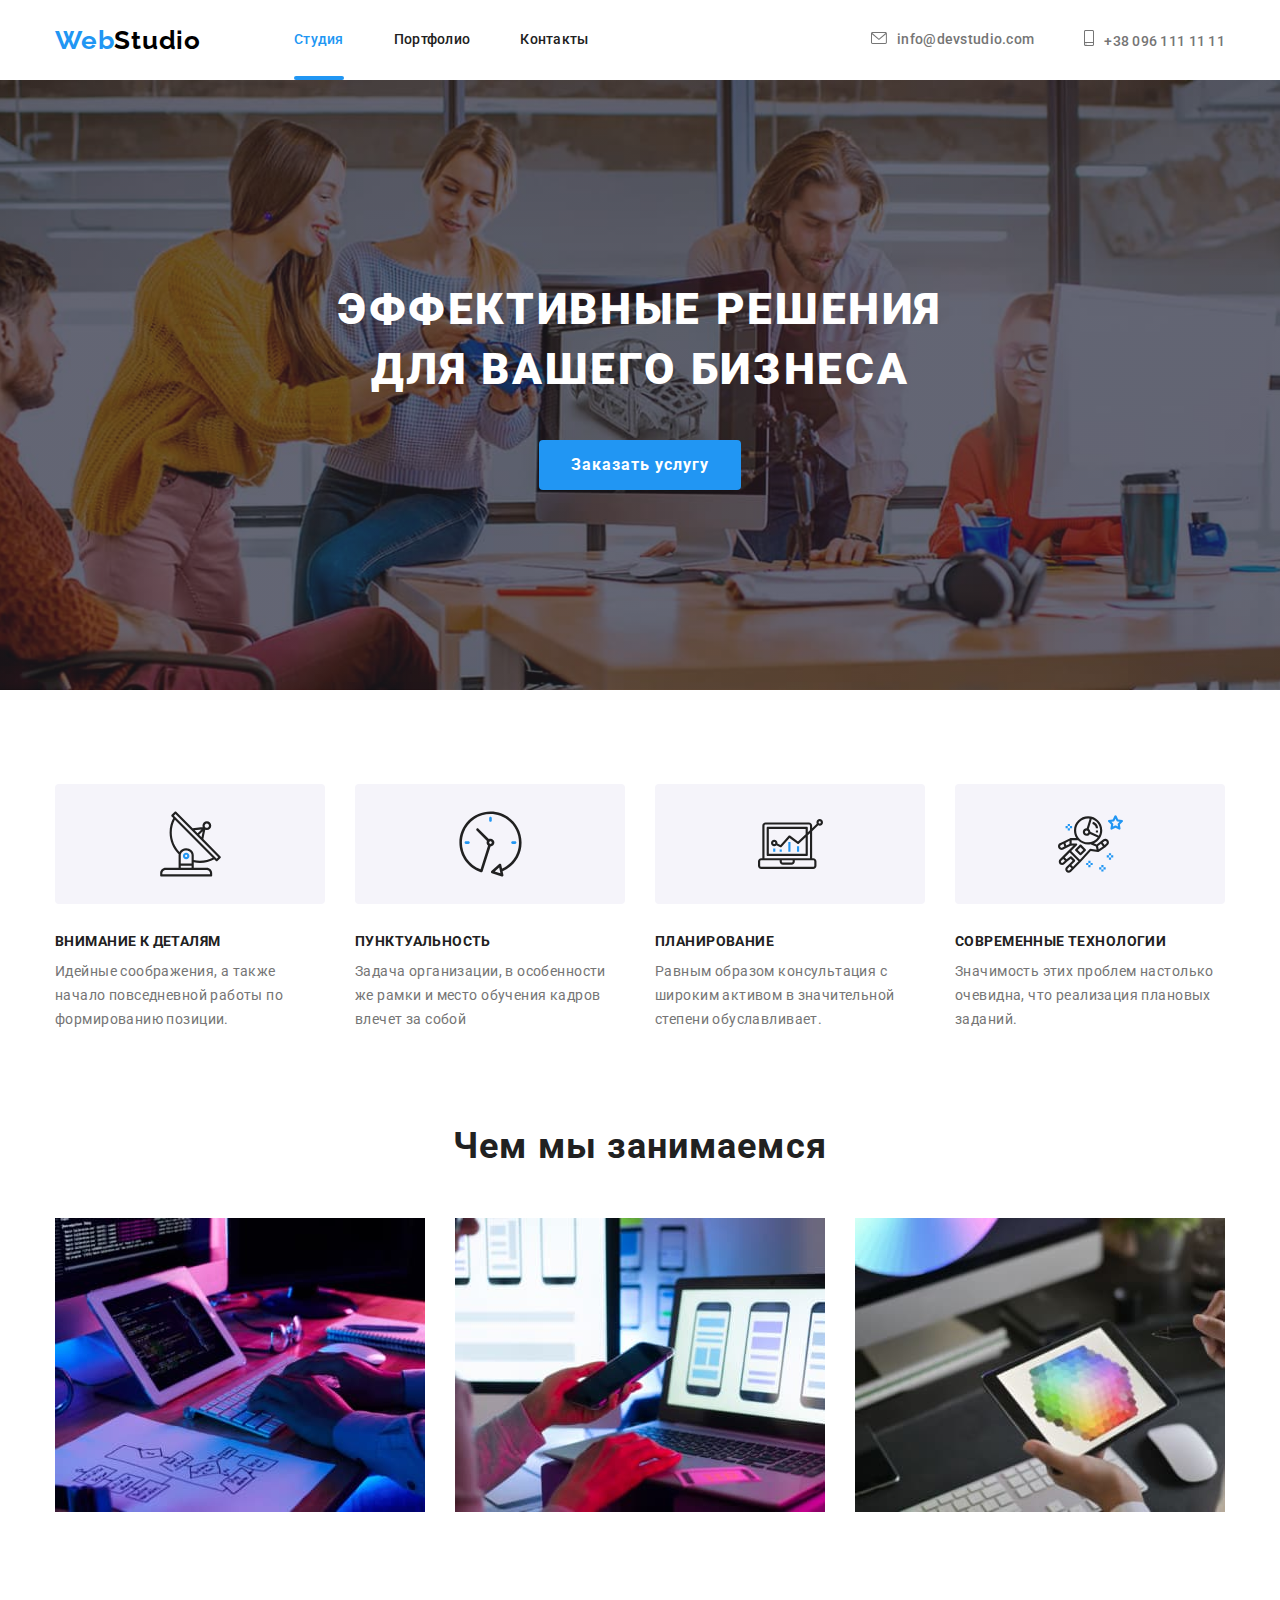
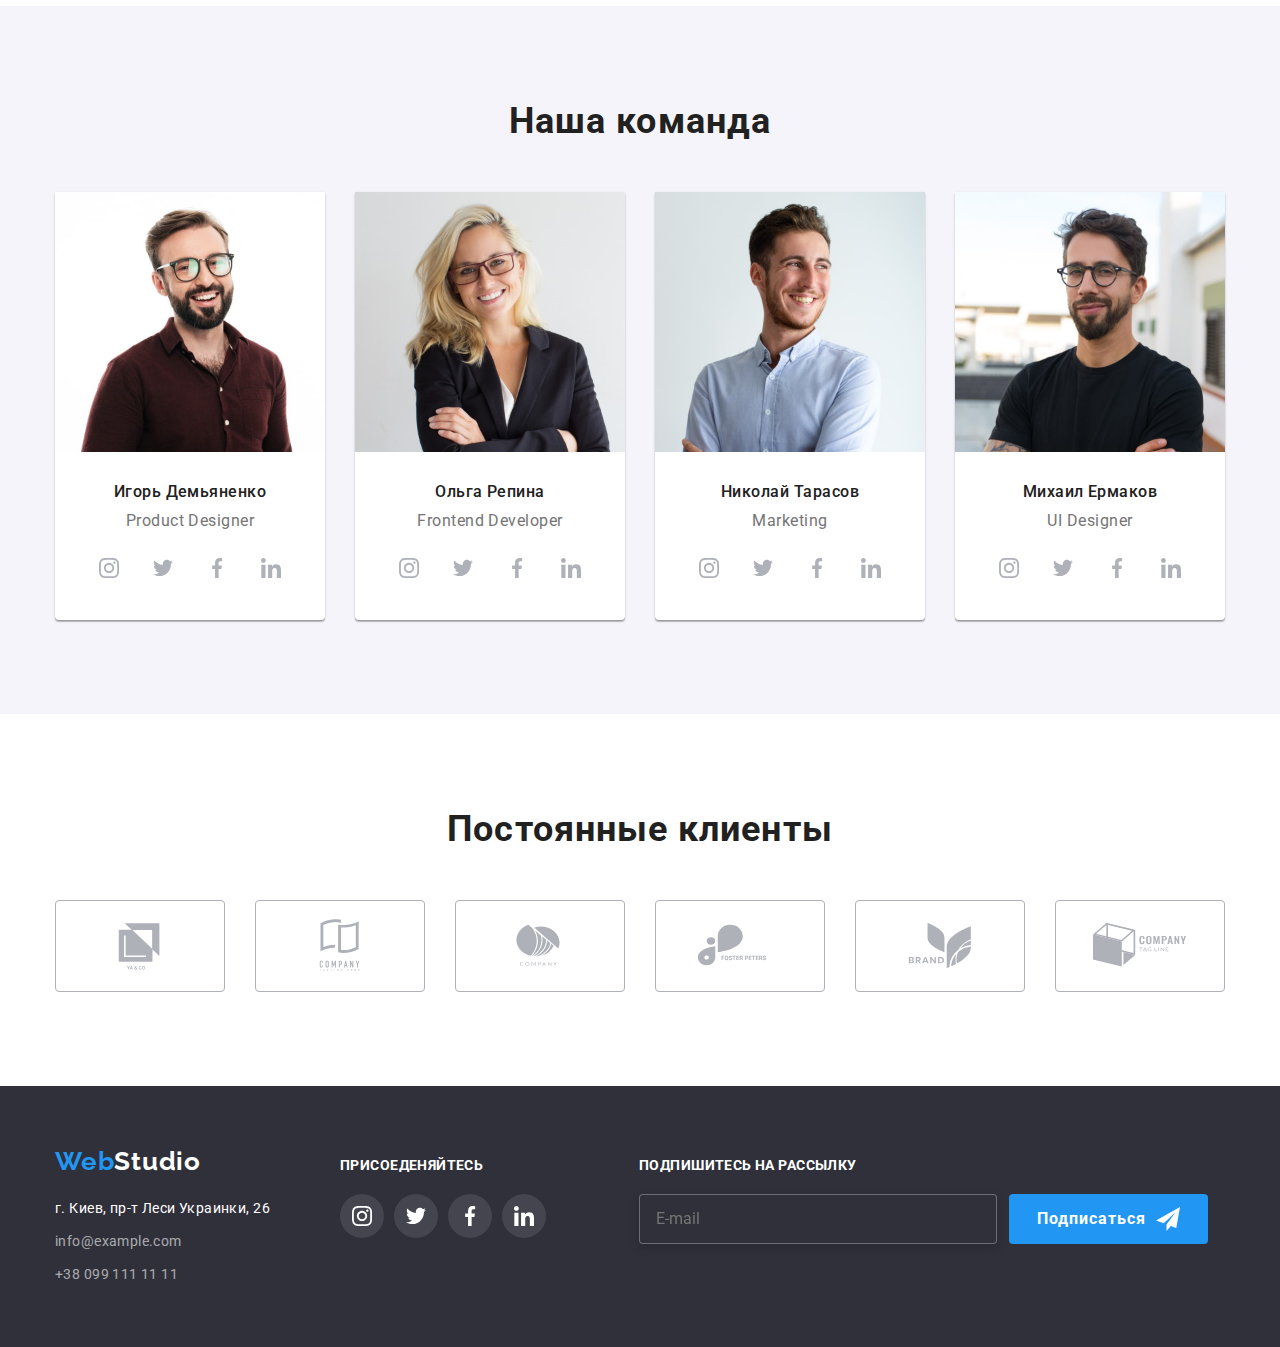
<file: index.html>
<!DOCTYPE html>
<html lang="ru">
  <head>
    <meta charset="UTF-8" />
    <meta http-equiv="X-UA-Compatible" content="IE=edge" />
    <meta name="Веб-Студия" content="Домашняя страница ВебСтудио" />
    <title lang="en">WebStudio</title>
    <link rel="preconnect" href="https://fonts.googleapis.com" />
    <link rel="preconnect" href="https://fonts.gstatic.com" crossorigin />
    <link
      href="https://fonts.googleapis.com/css2?family=Raleway:wght@700&family=Roboto:wght@400;500;700;900&display=swap"
      rel="stylesheet"
    />
    <link
      rel="stylesheet"
      href="https://cdn.jsdelivr.net/npm/modern-normalize@1.1.0/modern-normalize.min.css"
    />
    <link rel="stylesheet" href="./css/style.css" />
  </head>

  <body>
    <header class="page-header">
      <div class="container main-nav">
        <a lang="en" href="./index.html" class="logo">Web<span class="logo accent">Studio</span></a>
        <nav>
          <ul class="site-nav">
            <li><a href="./index.html" class="nav-link current">Студия</a></li>
            <li><a href="./portfolio.html" class="nav-link">Портфолио</a></li>
            <li><a href="" class="nav-link">Контакты</a></li>
          </ul>
        </nav>
        <ul class="auth-nav">
          <li>
            <a href="mailto:info@devstudio.com" class="contacts-link">
              <svg class="icon-brief">
                <use href="./images/svg/symbol-defs.svg#brief"></use></svg
              >info@devstudio.com</a
            >
          </li>
          <li>
            <a href="tel:+380961111111" class="contacts-link"
              ><svg class="icon-smartphone">
                <use href="./images/svg/symbol-defs.svg#smartphone"></use></svg
              >+38 096 111 11 11</a
            >
          </li>
        </ul>
      </div>
    </header>

    <main>
      <!-- hero -->
      <section class="index-hero">
        <div class="container">
          <h1 class="index-hero-title">Эффективные решения для вашего бизнеса</h1>
          <button type="button" class="primary button" data-modal-open>Заказать услугу</button>
        </div>
      </section>
      <!-- features -->
      <section class="features-section">
        <div class="container">
          <h2 class="features-hidden-title">Особенности</h2>
          <ul class="features-list">
            <li>
              <div class="features-box">
                <svg class="icon">
                  <use href="./images/svg/symbol-defs.svg#antenna"></use>
                </svg>
              </div>
              <h3 class="features-title">Внимание к деталям</h3>
              <p class="features-text">
                Идейные соображения, а также начало повседневной работы по формированию позиции.
              </p>
            </li>
            <li>
              <div class="features-box">
                <svg class="icon">
                  <use href="./images/svg/symbol-defs.svg#clock"></use>
                </svg>
              </div>
              <h3 class="features-title">Пунктуальность</h3>
              <p class="features-text">
                Задача организации, в особенности же рамки и место обучения кадров влечет за собой
              </p>
            </li>
            <li>
              <div class="features-box">
                <svg class="icon">
                  <use href="./images/svg/symbol-defs.svg#diagram"></use>
                </svg>
              </div>
              <h3 class="features-title">Планирование</h3>
              <p class="features-text">
                Равным образом консультация с широким активом в значительной степени обуславливает.
              </p>
            </li>
            <li>
              <div class="features-box">
                <svg class="icon">
                  <use href="./images/svg/symbol-defs.svg#astronaut"></use>
                </svg>
              </div>
              <h3 class="features-title">Современные технологии</h3>
              <p class="features-text">
                Значимость этих проблем настолько очевидна, что реализация плановых заданий.
              </p>
            </li>
          </ul>
        </div>
      </section>
      <!-- what we do -->
      <section class="what-we-do-section">
        <div class="container">
          <h2 class="what-we-do-title">Чем мы занимаемся</h2>
          <ul class="what-we-do-list">
            <li>
              <div class="thumb">
                <img src="./images/box1.jpg" alt="Человек за ПК" width="370" class="do-img" />
                <p class="label">Десктопные приложения</p>
              </div>
            </li>
            <li>
              <div class="thumb">
                <img
                  src="./images/box2.jpg"
                  alt="Человек с смартфоном"
                  width="370"
                  class="do-img"
                />
                <p class="label">Мобильные приложения</p>
              </div>
            </li>
            <li>
              <div class="thumb">
                <img src="./images/box3.jpg" alt="Человек с планшетом" width="370" class="do-img" />
                <p class="label">Дизайнерськие решения</p>
              </div>
            </li>
          </ul>
        </div>
      </section>
      <!-- Our team -->
      <section class="our-team-section">
        <div class="container">
          <h2 class="our-team-title">Наша команда</h2>
          <ul class="our-team-list">
            <li class="box-team">
              <img
                class="our-team-img"
                src="./images/img.jpg"
                alt="Фото Игоря Демьяненко"
                width="270"
              />
              <h3 class="our-team-subtitle">Игорь Демьяненко</h3>
              <p lang="en" class="our-team-text">Product Designer</p>
              <ul class="team-socials">
                <li>
                  <a href="" class="box-socials">
                    <svg class="icon-socials">
                      <use href="./images/svg/symbol-defs.svg#instagram"></use>
                    </svg>
                  </a>
                </li>
                <li>
                  <a href="" class="box-socials">
                    <svg class="icon-socials">
                      <use href="./images/svg/symbol-defs.svg#twitter"></use>
                    </svg>
                  </a>
                </li>
                <li>
                  <a href="" class="box-socials">
                    <svg class="icon-socials">
                      <use href="./images/svg/symbol-defs.svg#facebook"></use>
                    </svg>
                  </a>
                </li>
                <li>
                  <a href="" class="box-socials">
                    <svg class="icon-socials">
                      <use href="./images/svg/symbol-defs.svg#linkedin"></use>
                    </svg>
                  </a>
                </li>
              </ul>
            </li>
            <li class="box-team">
              <img
                class="our-team-img"
                src="./images/img(1).jpg"
                alt="Фото Ольги Репина"
                width="270"
              />
              <h3 class="our-team-subtitle">Ольга Репина</h3>
              <p lang="en" class="our-team-text">Frontend Developer</p>
              <ul class="team-socials">
                <li>
                  <a href="" class="box-socials">
                    <svg class="icon-socials">
                      <use href="./images/svg/symbol-defs.svg#instagram"></use>
                    </svg>
                  </a>
                </li>
                <li>
                  <a href="" class="box-socials">
                    <svg class="icon-socials">
                      <use href="./images/svg/symbol-defs.svg#twitter"></use>
                    </svg>
                  </a>
                </li>
                <li>
                  <a href="" class="box-socials">
                    <svg class="icon-socials">
                      <use href="./images/svg/symbol-defs.svg#facebook"></use>
                    </svg>
                  </a>
                </li>
                <li>
                  <a href="" class="box-socials">
                    <svg class="icon-socials">
                      <use href="./images/svg/symbol-defs.svg#linkedin"></use>
                    </svg>
                  </a>
                </li>
              </ul>
            </li>
            <li class="box-team">
              <img
                class="our-team-img"
                src="./images/img(2).jpg"
                alt="Фото Николая Тарасова"
                width="270"
              />
              <h3 class="our-team-subtitle">Николай Тарасов</h3>
              <p lang="en" class="our-team-text">Marketing</p>
              <ul class="team-socials">
                <li>
                  <a href="" class="box-socials">
                    <svg class="icon-socials">
                      <use href="./images/svg/symbol-defs.svg#instagram"></use>
                    </svg>
                  </a>
                </li>
                <li>
                  <a href="" class="box-socials">
                    <svg class="icon-socials">
                      <use href="./images/svg/symbol-defs.svg#twitter"></use>
                    </svg>
                  </a>
                </li>
                <li>
                  <a href="" class="box-socials">
                    <svg class="icon-socials">
                      <use href="./images/svg/symbol-defs.svg#facebook"></use>
                    </svg>
                  </a>
                </li>
                <li>
                  <a href="" class="box-socials">
                    <svg class="icon-socials">
                      <use href="./images/svg/symbol-defs.svg#linkedin"></use>
                    </svg>
                  </a>
                </li>
              </ul>
            </li>
            <li class="box-team">
              <img
                class="our-team-img"
                src="./images/img(3).jpg"
                alt="Фото Михаила Ермакова"
                width="270"
              />
              <h3 class="our-team-subtitle">Михаил Ермаков</h3>
              <p lang="en" class="our-team-text">UI Designer</p>
              <ul class="team-socials">
                <li>
                  <a href="" class="box-socials">
                    <svg class="icon-socials">
                      <use href="./images/svg/symbol-defs.svg#instagram"></use>
                    </svg>
                  </a>
                </li>
                <li>
                  <a href="" class="box-socials">
                    <svg class="icon-socials">
                      <use href="./images/svg/symbol-defs.svg#twitter"></use>
                    </svg>
                  </a>
                </li>
                <li>
                  <a href="" class="box-socials">
                    <svg class="icon-socials">
                      <use href="./images/svg/symbol-defs.svg#facebook"></use>
                    </svg>
                  </a>
                </li>
                <li>
                  <a href="" class="box-socials">
                    <svg class="icon-socials">
                      <use href="./images/svg/symbol-defs.svg#linkedin"></use>
                    </svg>
                  </a>
                </li>
              </ul>
            </li>
          </ul>
        </div>
      </section>
      <!-- Customers -->
      <section class="customers-section">
        <div class="container">
          <h2 class="customers-title">Постоянные клиенты</h2>
          <ul class="customers-list">
            <li>
              <a href="./index.html" class="customers-link">
                <svg class="icon-customer">
                  <use href="./images/svg/symbol-defs.svg#logo"></use></svg
              ></a>
            </li>
            <li>
              <a href="./index.html" class="customers-link"
                ><svg class="icon-customer">
                  <use href="./images/svg/symbol-defs.svg#logo-1"></use></svg
              ></a>
            </li>
            <li>
              <a href="./index.html" class="customers-link"
                ><svg class="icon-customer">
                  <use href="./images/svg/symbol-defs.svg#logo-2"></use></svg
              ></a>
            </li>
            <li>
              <a href="./index.html" class="customers-link"
                ><svg class="icon-customer">
                  <use href="./images/svg/symbol-defs.svg#logo-3"></use></svg
              ></a>
            </li>
            <li>
              <a href="./index.html" class="customers-link"
                ><svg class="icon-customer">
                  <use href="./images/svg/symbol-defs.svg#logo-4"></use></svg
              ></a>
            </li>
            <li>
              <a href="./index.html" class="customers-link"
                ><svg class="icon-customer">
                  <use href="./images/svg/symbol-defs.svg#logo-5"></use></svg
              ></a>
            </li>
          </ul>
        </div>
      </section>
    </main>

    <footer class="page-footer">
      <div class="container footer-content">
        <div>
          <a lang="en" href="./index.html" class="logo"
            >Web<span class="logo accent-bottom">Studio</span></a
          >
          <address class="footer-address">
            <ul class="address-list">
              <li><a href="" class="street">г. Киев, пр-т Леси Украинки, 26</a></li>
              <li>
                <a href="mailto:info@example.com" class="contacts-link-bottom">info@example.com</a>
              </li>
              <li>
                <a href="tel:+380991111111" class="contacts-link-bottom">+38 099 111 11 11</a>
              </li>
            </ul>
          </address>
        </div>
        <section class="join-us-section">
          <h2 class="join-us-title">Присоеденяйтесь</h2>
          <ul class="footer-socials">
            <li>
              <a href="" class="footer-box-socials">
                <svg class="footer-icon-socials">
                  <use href="./images/svg/symbol-defs.svg#instagram"></use>
                </svg>
              </a>
            </li>
            <li>
              <a href="" class="footer-box-socials">
                <svg class="footer-icon-socials">
                  <use href="./images/svg/symbol-defs.svg#twitter"></use>
                </svg>
              </a>
            </li>
            <li>
              <a href="" class="footer-box-socials">
                <svg class="footer-icon-socials">
                  <use href="./images/svg/symbol-defs.svg#facebook"></use>
                </svg>
              </a>
            </li>
            <li>
              <a href="" class="footer-box-socials">
                <svg class="footer-icon-socials">
                  <use href="./images/svg/symbol-defs.svg#linkedin"></use>
                </svg>
              </a>
            </li>
          </ul>
        </section>
        <form class="footer-form">
          <h2 class="footer-form-title">Подпишитесь на рассылку</h2>
          <label class="footer-label" for="footer-email">Почта</label>
          <div class="footer-form-box">
            <input
              class="footer-input"
              type="email"
              name="mailing-list-email"
              id="footer-email"
              placeholder="E-mail"
            />
            <button type="submit" class="button submit">
              Подписаться
              <svg class="submit-svg">
                <use href="./images/svg/symbol-defs.svg#icon-send"></use>
              </svg>
            </button>
          </div>
        </form>
      </div>
    </footer>

    <div class="backdrop is-hidden" data-modal>
      <div class="modal">
        <button type="button" class="modal-btn" data-modal-close>
          <svg class="modal-close-icon" width="18" height="18" xmlns="http://www.w3.org/2000/svg">
            <path
              d="M15 4.108 13.892 3 9.5 7.392 5.108 3 4 4.108 8.392 8.5 4 12.892 5.108 14 9.5 9.608 13.892 14 15 12.892 10.608 8.5 15 4.108Z"
            />
          </svg>
        </button>
        <form class="modal-form">
          <h2 class="modal-title">Оставьте свои данные, мы вам перезвоним</h2>
          <label class="modal-label" for="modal-name">Имя</label>
          <div class="input-box">
            <input class="modal-input" type="name" name="modal-name" id="modal-name" />
            <svg class="modal-icon">
              <use href="./images/svg/symbol-defs.svg#person-black"></use>
            </svg>
          </div>
          <label class="modal-label" for="modal-tel">Телефон</label>
          <div class="input-box">
            <input class="modal-input" type="tel" name="tel" id="modal-tel" />
            <svg class="modal-icon">
              <use href="./images/svg/symbol-defs.svg#phone-black"></use>
            </svg>
          </div>
          <label class="modal-label" for="modal-email">Почта</label>
          <div class="input-box">
            <input class="modal-input" type="email" name="email" id="modal-email" />
            <svg class="modal-icon">
              <use href="./images/svg/symbol-defs.svg#email-black"></use>
            </svg>
          </div>

          <label class="modal-label" for="modal-comment">Комментарий</label>
          <textarea
            class="modal-area"
            name="comment"
            id="modal-comment"
            placeholder="Введите текст"
          ></textarea>

          <input class="checkbox" type="checkbox" value="license agreed" id="license" />
          <label class="license-label" for="license"
            ><span
              >Соглашаюсь с рассылкой и принимаю
              <a class="license-link" href="./index.html" target="_blank">Условия договора</a></span
            ></label
          >

          <button class="button modal-submit" type="submit">Отправить</button>
        </form>
      </div>
    </div>

    <script src="./js/modal.js"></script>
  </body>
</html>
</file>
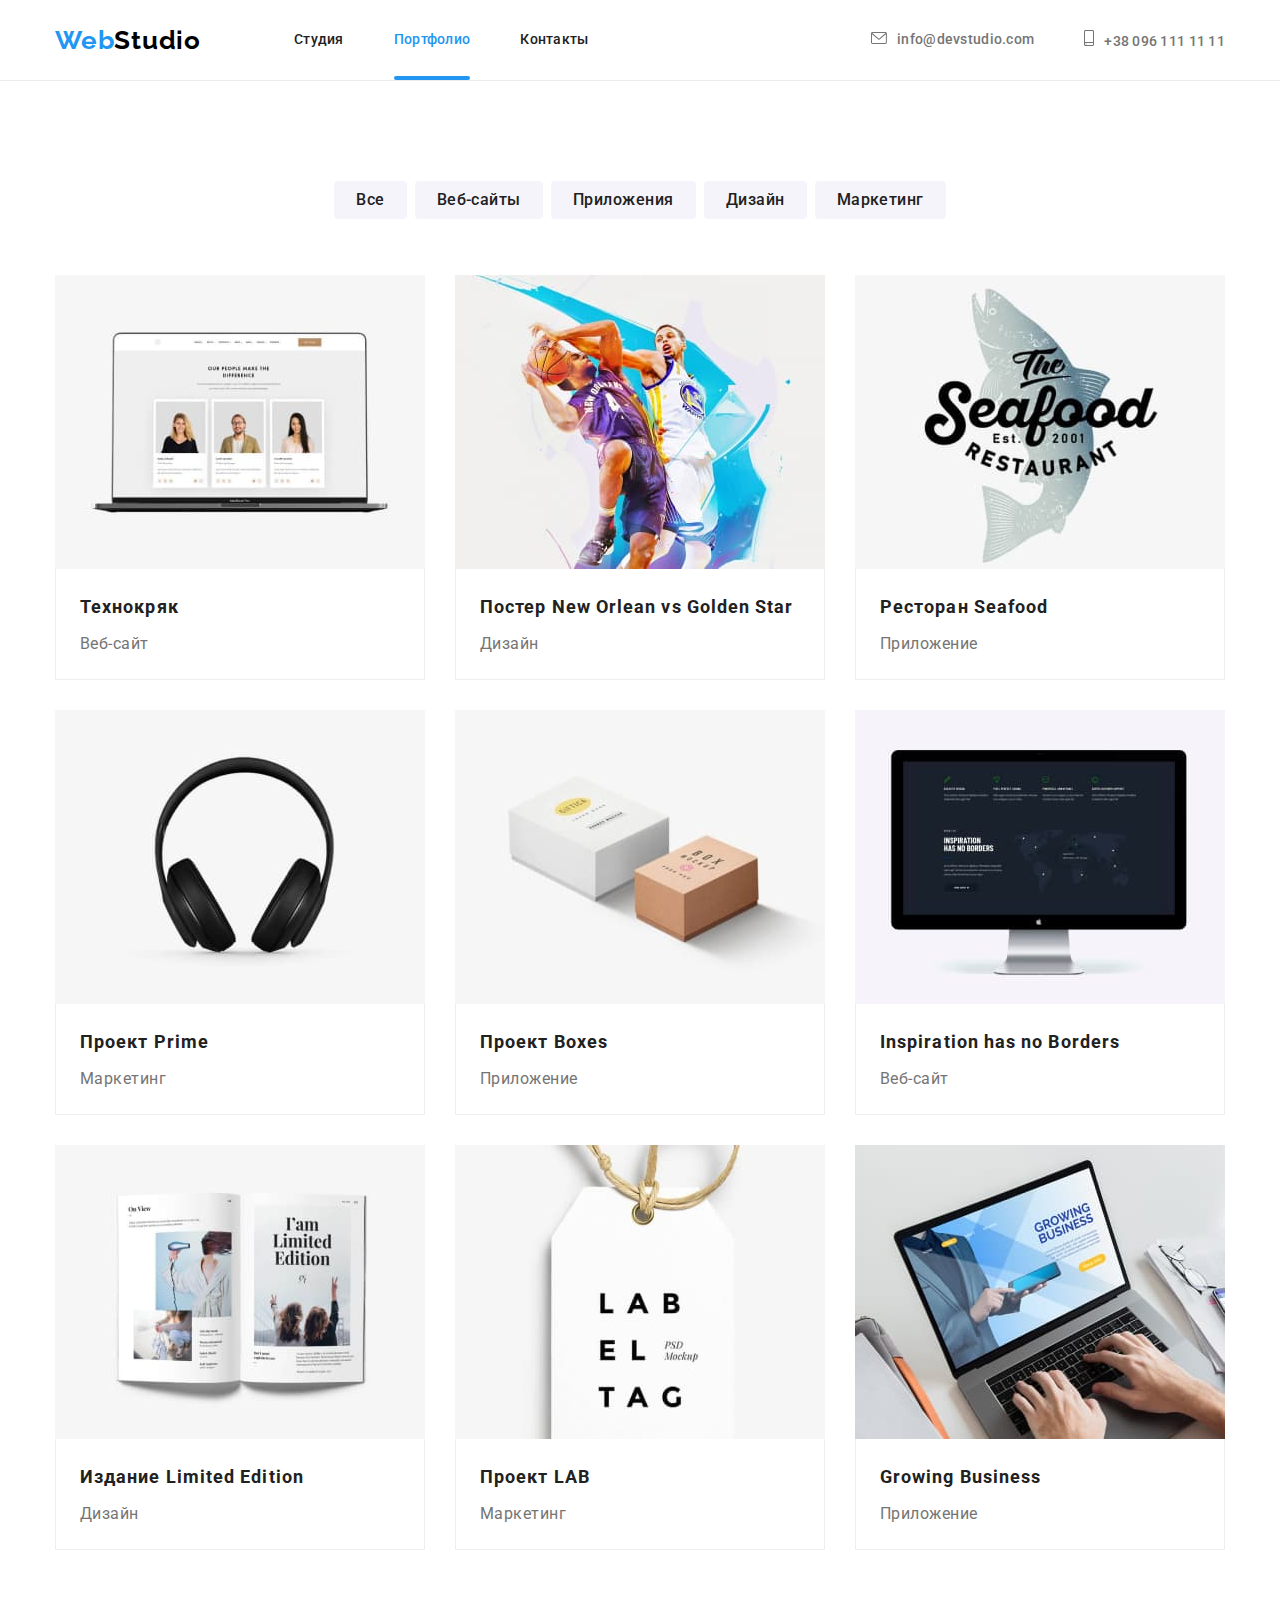
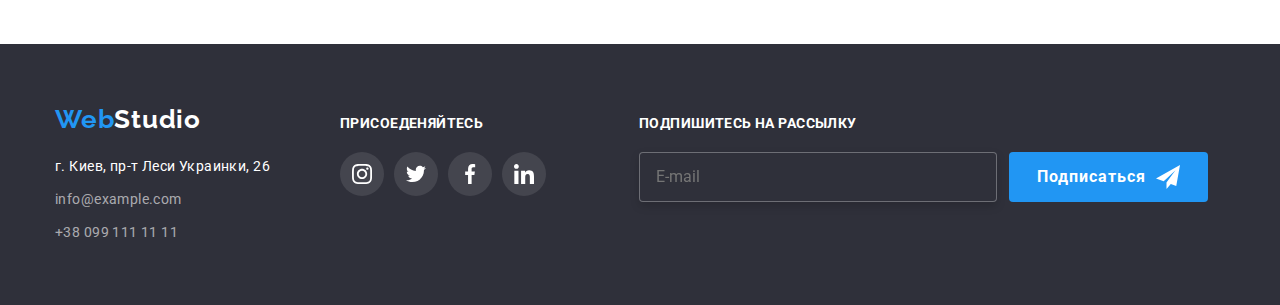
<file: portfolio.html>
<!DOCTYPE html>
<html lang="ru">
  <head>
    <meta charset="UTF-8" />
    <meta http-equiv="X-UA-Compatible" content="IE=edge" />
    <meta name="Веб-Студия" content="Домашняя страница ВебСтудио" />
    <title lang="en">WebStudio</title>
    <link rel="preconnect" href="https://fonts.googleapis.com" />
    <link rel="preconnect" href="https://fonts.gstatic.com" crossorigin />
    <link
      href="https://fonts.googleapis.com/css2?family=Raleway:wght@700&family=Roboto:wght@400;500;700;900&display=swap"
      rel="stylesheet"
    />
    <link
      rel="stylesheet"
      href="https://cdn.jsdelivr.net/npm/modern-normalize@1.1.0/modern-normalize.min.css"
    />
    <link rel="stylesheet" href="./css/style.css" />
  </head>

  <body>
    <header class="page-header">
      <div class="container main-nav">
        <a lang="en" href="./index.html" class="logo">Web<span class="logo accent">Studio</span></a>
        <nav>
          <ul class="site-nav">
            <li><a href="./index.html" class="nav-link">Студия</a></li>
            <li><a href="./portfolio.html" class="nav-link current">Портфолио</a></li>
            <li><a href="" class="nav-link">Контакты</a></li>
          </ul>
        </nav>
        <ul class="auth-nav">
          <li>
            <a href="mailto:info@devstudio.com" class="contacts-link">
              <svg class="icon-brief">
                <use href="./images/svg/symbol-defs.svg#brief"></use></svg
              >info@devstudio.com</a
            >
          </li>
          <li>
            <a href="tel:+380961111111" class="contacts-link"
              ><svg class="icon-smartphone">
                <use href="./images/svg/symbol-defs.svg#smartphone"></use></svg
              >+38 096 111 11 11</a
            >
          </li>
        </ul>
      </div>
    </header>

    <main>
      <section class="portfolio-section">
        <div class="container">
          <h1 class="portfolio-hidden-title">Портфолио</h1>
          <ul class="portfolio-btn-list">
            <li>
              <button type="button" class="button secondary">Все</button>
            </li>
            <li>
              <button type="button" class="button secondary">Веб-сайты</button>
            </li>
            <li>
              <button type="button" class="button secondary">Приложения</button>
            </li>
            <li>
              <button type="button" class="button secondary">Дизайн</button>
            </li>
            <li>
              <button type="button" class="button secondary">Маркетинг</button>
            </li>
          </ul>

          <ul class="portfolio-list">
            <li class="portfolio-box">
              <div class="portfolio-thumb">
                <img
                  class="portfolio-img"
                  src="./images/portfolio/img.jpg"
                  alt="Веб-страница"
                  width="370"
                />
                <p class="portfolio-label">
                  Ресурс предлагает комплексные предложения с разным уровнем функционала и сервисов.
                  Все это позволит посетителю получить исчерпывающие сведения о компании или частном
                  лице.
                </p>
              </div>
              <div class="portfilio-socet">
                <h2 class="portfolio-titles">Технокряк</h2>
                <p class="portfolio-text">Веб-сайт</p>
              </div>
            </li>
            <li class="portfolio-box">
              <div class="portfolio-thumb">
                <img
                  class="portfolio-img"
                  src="./images/portfolio/img(1).jpg"
                  alt="Фото баскетболистов"
                  width="370"
                />
                <p class="portfolio-label">
                  Ресурс предлагает комплексные предложения с разным уровнем функционала и сервисов.
                  Все это позволит посетителю получить исчерпывающие сведения о компании или частном
                  лице.
                </p>
              </div>
              <div class="portfilio-socet">
                <h2 class="portfolio-titles">Постер New Orlean vs Golden Star</h2>
                <p class="portfolio-text">Дизайн</p>
              </div>
            </li>
            <li class="portfolio-box">
              <div class="portfolio-thumb">
                <img
                  class="portfolio-img"
                  src="./images/portfolio/img(2).jpg"
                  alt="Вывеска ресторана"
                  width="370"
                />
                <p class="portfolio-label">
                  Ресурс предлагает комплексные предложения с разным уровнем функционала и сервисов.
                  Все это позволит посетителю получить исчерпывающие сведения о компании или частном
                  лице.
                </p>
              </div>
              <div class="portfilio-socet">
                <h2 class="portfolio-titles">Ресторан Seafood</h2>
                <p class="portfolio-text">Приложение</p>
              </div>
            </li>
            <li class="portfolio-box">
              <div class="portfolio-thumb">
                <img
                  class="portfolio-img"
                  src="./images/portfolio/img(3).jpg"
                  alt="Фото наушников"
                  width="370"
                />
                <p class="portfolio-label">
                  Ресурс предлагает комплексные предложения с разным уровнем функционала и сервисов.
                  Все это позволит посетителю получить исчерпывающие сведения о компании или частном
                  лице.
                </p>
              </div>
              <div class="portfilio-socet">
                <h2 class="portfolio-titles">Проект Prime</h2>
                <p class="portfolio-text">Маркетинг</p>
              </div>
            </li>
            <li class="portfolio-box">
              <div class="portfolio-thumb">
                <img
                  class="portfolio-img"
                  src="./images/portfolio/img(4).jpg"
                  alt="Фото коробок"
                  width="370"
                />
                <p class="portfolio-label">
                  Ресурс предлагает комплексные предложения с разным уровнем функционала и сервисов.
                  Все это позволит посетителю получить исчерпывающие сведения о компании или частном
                  лице.
                </p>
              </div>
              <div class="portfilio-socet">
                <h2 class="portfolio-titles">Проект Boxes</h2>
                <p class="portfolio-text">Приложение</p>
              </div>
            </li>
            <li class="portfolio-box">
              <div class="portfolio-thumb">
                <img
                  class="portfolio-img"
                  src="./images/portfolio/img(5).jpg"
                  alt="Веб-сайт"
                  width="370"
                />
                <p class="portfolio-label">
                  Ресурс предлагает комплексные предложения с разным уровнем функционала и сервисов.
                  Все это позволит посетителю получить исчерпывающие сведения о компании или частном
                  лице.
                </p>
              </div>
              <div class="portfilio-socet">
                <h2 class="portfolio-titles">Inspiration has no Borders</h2>
                <p class="portfolio-text">Веб-сайт</p>
              </div>
            </li>
            <li class="portfolio-box">
              <div class="portfolio-thumb">
                <img
                  class="portfolio-img"
                  src="./images/portfolio/img(6).jpg"
                  alt="Журнал"
                  width="370"
                />
                <p class="portfolio-label">
                  Ресурс предлагает комплексные предложения с разным уровнем функционала и сервисов.
                  Все это позволит посетителю получить исчерпывающие сведения о компании или частном
                  лице.
                </p>
              </div>
              <div class="portfilio-socet">
                <h2 class="portfolio-titles">Издание Limited Edition</h2>
                <p class="portfolio-text">Дизайн</p>
              </div>
            </li>
            <li class="portfolio-box">
              <div class="portfolio-thumb">
                <img
                  class="portfolio-img"
                  src="./images/portfolio/img(7).jpg"
                  alt="Бейджик"
                  width="370"
                />
                <p class="portfolio-label">
                  Ресурс предлагает комплексные предложения с разным уровнем функционала и сервисов.
                  Все это позволит посетителю получить исчерпывающие сведения о компании или частном
                  лице.
                </p>
              </div>
              <div class="portfilio-socet">
                <h2 class="portfolio-titles">Проект LAB</h2>
                <p class="portfolio-text">Маркетинг</p>
              </div>
            </li>
            <li class="portfolio-box">
              <div class="portfolio-thumb">
                <img
                  class="portfolio-img"
                  src="./images/portfolio/img(8).jpg"
                  alt="Фото работающего приложения"
                  width="370"
                />
                <p class="portfolio-label">
                  Ресурс предлагает комплексные предложения с разным уровнем функционала и сервисов.
                  Все это позволит посетителю получить исчерпывающие сведения о компании или частном
                  лице.
                </p>
              </div>
              <div class="portfilio-socet">
                <h2 class="portfolio-titles">Growing Business</h2>
                <p class="portfolio-text">Приложение</p>
              </div>
            </li>
          </ul>
        </div>
      </section>
    </main>

    <footer class="page-footer">
      <div class="container footer-content">
        <div>
          <a lang="en" href="./index.html" class="logo"
            >Web<span class="logo accent-bottom">Studio</span></a
          >
          <address class="footer-address">
            <ul class="address-list">
              <li><a href="" class="street">г. Киев, пр-т Леси Украинки, 26</a></li>
              <li>
                <a href="mailto:info@example.com" class="contacts-link-bottom">info@example.com</a>
              </li>
              <li>
                <a href="tel:+380991111111" class="contacts-link-bottom">+38 099 111 11 11</a>
              </li>
            </ul>
          </address>
        </div>
        <section class="join-us-section">
          <h2 class="join-us-title">Присоеденяйтесь</h2>
          <ul class="footer-socials">
            <li>
              <a href="" class="footer-box-socials">
                <svg class="footer-icon-socials">
                  <use href="./images/svg/symbol-defs.svg#instagram"></use>
                </svg>
              </a>
            </li>
            <li>
              <a href="" class="footer-box-socials">
                <svg class="footer-icon-socials">
                  <use href="./images/svg/symbol-defs.svg#twitter"></use>
                </svg>
              </a>
            </li>
            <li>
              <a href="" class="footer-box-socials">
                <svg class="footer-icon-socials">
                  <use href="./images/svg/symbol-defs.svg#facebook"></use>
                </svg>
              </a>
            </li>
            <li>
              <a href="" class="footer-box-socials">
                <svg class="footer-icon-socials">
                  <use href="./images/svg/symbol-defs.svg#linkedin"></use>
                </svg>
              </a>
            </li>
          </ul>
        </section>
        <form class="footer-form">
          <h2 class="footer-form-title">Подпишитесь на рассылку</h2>
          <label class="footer-label" for="footer-email">Почта</label>
          <div class="footer-form-box">
            <input
              class="footer-input"
              type="email"
              name="mailing-list-email"
              id="footer-email"
              placeholder="E-mail"
            />
            <button type="submit" class="button submit">
              Подписаться
              <svg class="submit-svg">
                <use href="./images/svg/symbol-defs.svg#icon-send"></use>
              </svg>
            </button>
          </div>
        </form>
      </div>
    </footer>
  </body>
</html>
</file>
<file: css/style.css>
:root {
    --primary-text-color: #757575;
    --title-text-color: #212121;
    --accent-color: #2196F3;
    --white-color: #FFFFFF;
    --black-color: #000000;
    --primary-bcg: #FFFFFF;
    --secondary-bcg: #F5F4FA;
    --accent-bcg: #2F303A;
}    
body {  
    color: var(--primary-text-color);
    background-color: var(--primary-bcg);
    font-family: Roboto, sans-serif;
    font-style: normal;
}
ul {
    padding: 0;
    margin: 0;
    
    list-style: none;
} 
a {
    text-decoration: none;
}
h1,h2,h3,h4,h5,h6 {
    color: var(--title-text-color);
}
.container {
    width: 1200px;
    padding: 0 15px;
    margin: 0 auto;
}
/* header */
.page-header {  
    background-color: var(--primary-bcg);
}
.logo {
    color: var(--accent-color);
    font-family: Raleway, sans-serif;
    font-weight: 700;
    font-size: 26px;
    line-height: 1.19;
    letter-spacing: 0.03em;
}
.accent {
    color: var(--black-color);
    font-family: Raleway, sans-serif;
    font-weight: 700;
    font-size: 26px;
    line-height: 1.19;
    letter-spacing: 0.03em;
}
.main-nav {
    display: flex;
    align-items: center;
}
.site-nav {
    display: flex;
    margin-left: 93px;
}
.site-nav li+li {
    margin-left: 50px;
}
.auth-nav {
    display: flex;
    margin-left: auto;
}
.auth-nav li+li {
    margin-left: 50px;
}
.nav-link {
    position: relative;
    display: block;
    padding: 32px 0;

    color: var(--title-text-color);
    font-weight: 500;
    font-size: 14px;
    line-height: 1.14;
    letter-spacing: 0.02em;

    transition: color 250ms cubic-bezier(0.4, 0, 0.2, 1);
}
.current {
    color: var(--accent-color);
}
.current::after {
    content: '';
    position: absolute;
    bottom: 0;
    left: 0;

    display: block;
    width: 100%;
    height: 4px;
    margin-top: 28px;

    background-color: var(--accent-color);
    border-radius: 2px;
}
.contacts-link{
    color: var(--primary-text-color);
    font-weight: 500;
    font-size: 14px;
    line-height: 1.14;
    letter-spacing: 0.02em;

    transition: color 250ms cubic-bezier(0.4, 0, 0.2, 1);
}
.icon-brief {
    width: 16px;
    height: 12px;
    margin-right: 10px;

    fill: var(--primary-text-color);

    transition: fill 250ms cubic-bezier(0.4, 0, 0.2, 1);
}
.icon-smartphone {
    width: 10px;
    height: 16px;
    margin-right: 10px;

    fill: var(--primary-text-color);
    
    transition: fill 250ms cubic-bezier(0.4, 0, 0.2, 1);
}
.nav-link:hover,
.nav-link:focus,
.contacts-link:hover,
.contacts-link:focus,
.contacts-link-bottom:hover,
.contacts-link-bottom:focus {
    color: var(--accent-color);
}
.contacts-link:hover .icon-brief,
.contacts-link:focus .icon-brief {
    fill: var(--accent-color);
}
.contacts-link:hover .icon-smartphone,
.contacts-link:focus .icon-smartphone {
    fill: var(--accent-color);
}
/* footer */
.page-footer {
    padding: 60px 0 60px 0px;

    background-color: var(--accent-bcg);
}
.footer-content {
    display: flex;
}
.accent-bottom {
    color: var(--white-color);
    font-family: Raleway, sans-serif;
    font-weight: 700;
    font-size: 26px;
    line-height: 1.19;
    letter-spacing: 0.03em;
}
.footer-address {
    margin-top: 20px;

    font-style: inherit;
}
.address-list li:not(:last-child) {
    margin-bottom: 9px;
}
.street { 
    color: var(--white-color);
    font-weight: 400;
    font-size: 14px;
    line-height: 1.71;
    letter-spacing: 0.03em;
}
.contacts-link-bottom {
    color: rgba(255, 255, 255, 0.6);
    font-weight: 400;
    font-size: 14px;
    line-height: 1.71;
    letter-spacing: 0.03em;

    transition: color 250ms cubic-bezier(0.4, 0, 0.2, 1);
}
.join-us-section {
    margin-top: 12px;
    margin-left: 70px;
}
.join-us-title {
    margin-top: 0;
    margin-bottom: 0;

    font-weight: 700;
    font-size: 14px;
    line-height: 1.14;
    letter-spacing: 0.03em;
    text-transform: uppercase;
    color: #FFFFFF;
}
.footer-socials {
    display: flex;
    margin-top: 20px;
}
.footer-socials li+li {
    margin-left: 10px;
}
.footer-box-socials {
    display: flex;
    align-items: center;
    justify-content: center;
    width: 44px;
    height: 44px;
    border-radius: 50%;

    background-color: rgba(255, 255, 255, 0.1);

    transition: background-color 250ms cubic-bezier(0.4, 0, 0.2, 1);
}
.footer-icon-socials {
    width: 20px;
    height: 20px;

    fill: #FFFFFF;
}
.footer-box-socials:hover,
.footer-box-socials:focus {
    background-color: var(--accent-color);
}
.footer-form {
    margin-top: 12px;
    margin-left: 93px;
}
.footer-label {
    position: absolute;
    white-space: nowrap;
    width: 1px;
    height: 1px;
    overflow: hidden;
    border: 0;
    padding: 0;
    clip: rect(0 0 0 0);
    clip-path: inset(50%);
    margin: -1px;
}
.footer-form-title {
    margin-top: 0;
    margin-bottom: 20px;
        
    font-style: normal;
    font-weight: 700;
    font-size: 14px;
    line-height: 1.14;
    letter-spacing: 0.03em;
    text-transform: uppercase;
        
    color: #FFFFFF;
}
.footer-form-box {
    display: flex;
}
.footer-input {
    min-width: 358px;
    margin-right: 12px;
    padding-top: 15px;
    padding-bottom: 15px;
    padding-left: 16px;

    border: 1px solid rgba(255, 255, 255, 0.3);
    border-radius: 4px;
    color: #FFFFFF;
    background-color: var(--accent-bcg);
    filter: drop-shadow(0px 4px 4px rgba(0, 0, 0, 0.15));  
}
/* button */
.button {
    font-family: inherit;
    cursor: pointer;
    border: transparent;
}
.primary {
    display: inline-block;
    padding: 10px 32px;
    border-radius: 4px;
    margin: 0 auto;

    color: var(--white-color);
    background-color: var(--accent-color);
    font-weight: 700;
    font-size: 16px;
    line-height: 1.88;
    display: flex;
    align-items: center;
    text-align: center;
    letter-spacing: 0.06em;
}
.secondary {
    display: inline-block;
    padding: 6px 22px;
    border-radius: 4px;

    color: var(--title-text-color);
    background-color: var(--secondary-bcg);
    font-weight: 500;
    font-size: 16px;
    line-height: 1.62;
    text-align: center;
    letter-spacing: 0.03em;

    transition: 
    color 250ms cubic-bezier(0.4, 0, 0.2, 1),
    background-color 250ms cubic-bezier(0.4, 0, 0.2, 1),
    box-shadow 250ms cubic-bezier(0.4, 0, 0.2, 1);
}
.secondary:hover,
.secondary:focus {
    color: var(--white-color);
    background-color: var(--accent-color);
    box-shadow: 0px 3px 1px rgba(0, 0, 0, 0.1),
    0px 1px 2px rgba(0, 0, 0, 0.08),
    0px 2px 2px rgba(0, 0, 0, 0.12);
}
.submit {
    padding: 10px 28px;
    border-radius: 4px;

    color: var(--white-color);
    background-color: var(--accent-color);
    font-weight: 700;
    font-size: 16px;
    line-height: 1.88;
    display: flex;
    align-items: center;
    text-align: center;
    letter-spacing: 0.06em;
}
.modal-submit {
    margin: 30px auto 0 auto;
    padding: 10px 55px;
    border-radius: 4px;
        
    color: var(--white-color);
    background-color: var(--accent-color);
    font-weight: 700;
    font-size: 16px;
    line-height: 1.88;
    display: flex;
    align-items: center;
    text-align: center;
    letter-spacing: 0.06em;
}
.submit-svg {
    width: 24px;
    height: 24px;
    margin-left: 10px;
}
/* index.html */
.index-hero {
    margin: 0 auto;
    padding-top: 200px;
    padding-bottom: 200px;

    background-color: var(--accent-bcg);
    background-image: linear-gradient(to right, rgba(47, 48, 58, 0.4), rgba(47, 48, 58, 0.4)), url('../images/bgc-img.jpg');
    background-repeat: no-repeat;
    background-position: center;
    background-size: cover;
}
.index-hero-title {
    width: 700px;
    margin: 0 auto 40px auto;

    color: var(--white-color);
    font-weight: 900;
    font-size: 44px;
    line-height: 1.36;
    letter-spacing: 0.06em;
    text-align: center;
    text-transform: uppercase;
}
.features-section {
    padding-top: 94px;
    padding-bottom: 94px;

    background-color: var(--white-color);
}
.features-hidden-title {
    position: absolute;
    white-space: nowrap;
    width: 1px;
    height: 1px;
    overflow: hidden;
    border: 0;
    padding: 0;
    clip: rect(0 0 0 0);
    clip-path: inset(50%);
    margin: -1px;
}
.features-list {
    display: flex;
}
.features-box {
    display: flex;
    align-items: center;
    justify-content: center;
    width: 270px;
    height: 120px;
    border-radius: 4px;

    background-color: var(--secondary-bcg);
}
.features-box .icon {
    width: 65px;
    height: 70px;
}
.features-list li+li {
    margin-left: 30px;
}
.features-title {
    margin-top: 30px;
    margin-bottom: 10px;
    
    font-weight: 700;
    font-size: 14px;
    line-height: 1.14;
    letter-spacing: 0.03em;
    text-transform: uppercase;
}
.features-text {
    margin: 0px;

    font-weight: 400;
    font-size: 14px;
    line-height: 1.71;
    letter-spacing: 0.03em;
}
.what-we-do-section {
    padding-bottom: 94px;

    background-color: var(--white-color);
}
.what-we-do-title {
    margin-top: 0;
    margin-bottom: 50px;

    font-weight: 700;
    font-size: 36px;
    line-height: 1.17;
    text-align: center;
    letter-spacing: 0.03em;
}
.what-we-do-list {
    display: flex;
}
.what-we-do-list li+li {
    margin-left: 30px;
}
.thumb {
    position: relative;
    overflow: hidden;
}
.do-img {
    display: block;
    width: 100%;
}
.thumb .label {
    position: absolute;
    bottom: 0;
    left: 0;
    width: 100%;
    height: 70px;
    margin-top: 0;
    margin-bottom: 0;
    padding-top: 27px;
    padding-bottom: 27px;
    transform: translateY(70px);

    text-align: center;
    font-weight: 700;
    font-size: 14px;
    line-height: 1.14;
    text-align: center;
    letter-spacing: 0.03em;
    text-transform: uppercase;
    color: #FFFFFF;
    background-color: rgba(47, 48, 58, 0.8);

    transition: transform 250ms cubic-bezier(0.4, 0, 0.2, 1);
}
.thumb:hover .label {
    transform: translateY(0);
}
.our-team-section {
    padding-top: 94px;
    padding-bottom: 94px;

    background-color: var(--secondary-bcg);
}
.our-team-title {
    margin-top: 0;
    margin-bottom: 50px;

    font-weight: 700;
    font-size: 36px;
    line-height: 1.17;
    text-align: center;
    letter-spacing: 0.03em;
}
.our-team-list {
    display: flex;
}
.our-team-list .box-team + .box-team {
    margin-left: 30px;
}
.box-team {
    width:calc((100% - 3 * 30px) / 4 );
    padding-bottom: 30px;
    border-radius: 0px 0px 4px 4px;
    box-shadow: 0px 1px 3px rgba(0, 0, 0, 0.12),
    0px 1px 1px rgba(0, 0, 0, 0.14),
    0px 2px 1px rgba(0, 0, 0, 0.2);

    background-color: #FFFFFF;
}
.our-team-img {
    width: 100%;
    display: block;
    margin-bottom: 30px;
}
.our-team-subtitle {
    margin-top: 0;
    margin-bottom: 10px;

    font-weight: 500;
    font-size: 16px;
    line-height: 1.19;
    text-align: center;
    letter-spacing: 0.03em;
}
.our-team-text {
    margin: 0;

    font-weight: 400;
    font-size: 16px;
    line-height: 1.19;
    text-align: center;
    letter-spacing: 0.03em;
}
.team-socials {
    display: flex;
    align-items: center;
    justify-content: center;
    margin-top: 16px;
}
.team-socials li+li {
    margin-left: 10px;
}
.box-socials {
    display: flex;
    align-items: center;
    justify-content: center;
    width: 44px;
    height: 44px;
    border-radius: 50%;

    background-color: #FFFFFF;

    transition: background-color 250ms cubic-bezier(0.4, 0, 0.2, 1);
}
.icon-socials {
    width: 20px;
    height: 20px;

    fill: #afb1b8;

    transition: fill 250ms cubic-bezier(0.4, 0, 0.2, 1);
}
.box-socials:hover,
.box-socials:focus {
    background-color: var(--accent-color);
}
.box-socials:hover .icon-socials,
.box-socials:focus .icon-socials {
    fill: #FFFFFF;
}
.customers-section {
    padding-top: 94px;
    padding-bottom: 94px;

    background-color: var(--primary-bcg);
}
.customers-title {
    margin-top: 0;
    margin-bottom: 50px;
        
    font-weight: 700;
    font-size: 36px;
    line-height: 1.17;
    text-align: center;
    letter-spacing: 0.03em;
}
.customers-list {
    display: flex;
    justify-content: center;
}
.customers-list li+li {
    margin-left: 30px;
}
.customers-link {
    display: flex;
    align-items: center;
    justify-content: center;
    width: 170px;
    height: 92px;
    border: 1px solid #AFB1B8;
    border-radius: 4px;

    transition: border-color 250ms cubic-bezier(0.4, 0, 0.2, 1);
}
.icon-customer {
    width: 106px;
    height: 60px;

    fill: #AFB1B8;

    transition: fill 250ms cubic-bezier(0.4, 0, 0.2, 1);
}
.customers-link:hover,
.customers-link:focus {
    border-color: var(--accent-color);
}
.customers-link:hover .icon-customer,
.customers-link:focus .icon-customer {
    fill: var(--accent-color);
}
.backdrop {
    position: fixed;
    top: 0;
    left: 0;

    width: 100%;
    height: 100%;

    background-color: rgba(0, 0, 0, 0.2);

    transition: 
    opacity 250ms cubic-bezier(0.4, 0, 0.2, 1),
    visibility 250ms cubic-bezier(0.4, 0, 0.2, 1);
}
.backdrop.is-hidden {
    opacity: 0;
    pointer-events: none;
    visibility: hidden;
}
.modal {
    position: absolute;
    top: 50%;
    left: 50%;
    transform: translate(-50%, -50%);

    width: 528px;

    background-color: #FFFFFF;
    box-shadow: 0px 1px 3px rgba(0, 0, 0, 0.12), 0px 1px 1px rgba(0, 0, 0, 0.14), 0px 2px 1px rgba(0, 0, 0, 0.2);
    border-radius: 4px;
}
.modal-btn {
    position: absolute;
    display: inline-flex;
    width: 30px;
    height: 30px;
    top: 8px;
    right: 8px;
    padding: 0;
    align-items: center;
    justify-content: center;
    
    cursor: pointer;
    background-color: #FFFFFF;
    border: 1px solid rgba(0, 0, 0, 0.1);
    border-radius: 50%;
}
.modal-close-icon {
    transition: fill 250ms cubic-bezier(0.4, 0, 0.2, 1);
}
.modal-btn:hover .modal-close-icon,
.modal-btn:focus .modal-close-icon {
    fill: var(--accent-color);
}
.modal-form {
    height: 100%;
    padding: 40px;
}
.modal-title {
    margin-top: 0;
    margin-bottom: 12px;

    font-weight: 700;
    font-size: 20px;
    line-height: 1.15;
    text-align: center;
    letter-spacing: 0.03em;
    color: #212121;
}
.modal-label {
    font-weight: 400;
    font-size: 12px;
    line-height: 14px;
    letter-spacing: 0.01em;
    color: #757575;
}
.input-box {
    position: relative;
}
.modal-input {
    display: block;
    width: 100%;
    height: 40px;
    margin-top: 4px;
    margin-bottom: 10px;
    padding-left: 40px;
   
    outline: none;
    border: 1px solid rgba(33, 33, 33, 0.2);
    border-radius: 4px;
    transition: border 250ms cubic-bezier(0.4, 0, 0.2, 1);
}
.modal-icon {
    position: absolute;
    top: 50%;
    left: 15px;

    transform: translateY(-50%);

    width: 18px;
    height: 18px;

    transition: fill 250ms cubic-bezier(0.4, 0, 0.2, 1);
}
.modal-input:focus {
    border-color: var(--accent-color);
}
.modal-input:focus+.modal-icon {
    fill: var(--accent-color);
}
.modal-area {
    width: 100%;
    height: 120px;
    resize: none;
    padding: 12px 16px;
    margin-top: 4px;
    margin-bottom: 20px;

    outline: none;
    border: 1px solid rgba(33, 33, 33, 0.2);
    border-radius: 4px;
    transition: border-color 250ms cubic-bezier(0.4, 0, 0.2, 1);
}
.modal-area::placeholder {
    font-weight: 400;
    font-size: 14px;
    line-height: 1.14;
    letter-spacing: 0.01em;

    color: rgba(117, 117, 117, 0.5);;
}
.modal-area:focus {
    border-color: var(--accent-color);
}
.checkbox {
    position: absolute;
    white-space: nowrap;
    width: 1px;
    height: 1px;
    overflow: hidden;
    border: 0;
    padding: 0;
    clip: rect(0 0 0 0);
    clip-path: inset(50%);
    margin: -1px;
}
.license-label {
    display: flex;
    align-items: center;

    font-weight: 400;
    font-size: 14px;
    line-height: 1.71;
    letter-spacing: 0.03em;
    color: #757575;
}
.license-label::before {
    content: '';
    display: inline-block;
    width: 16px;
    height: 15px;
    margin-left: 12px;
    margin-right: 7px;

    background: #FFFFFF;
    border: 2px solid black;
    border-radius: 4px;
}
.checkbox:checked + .license-label::before {
    background-color: var(--accent-color);
    border: 2px solid transparent;
    background-image: url(../images/svg/check.svg);
    background-position: center;
    background-size: contain;
    background-repeat: no-repeat;
}
.license-link {
    color: var(--accent-color);
    text-decoration: underline;
}

/* portfolio.html */
.portfolio-section {
    padding-top: 100px;
    padding-bottom: 94px;
    border-top: 1px solid #ECECEC;
}
.portfolio-hidden-title {
    position: absolute;
    white-space: nowrap;
    width: 1px;
    height: 1px;
    overflow: hidden;
    border: 0;
    padding: 0;
    clip: rect(0 0 0 0);
    clip-path: inset(50%);
    margin: -1px;
}
.portfolio-btn-list {
    display: flex;
    justify-content: center;

    margin-bottom: 56px;
}
.portfolio-btn-list li:not(:last-child) {
    margin-right: 8px;
}
.portfolio-list {
    display: flex;
    flex-wrap: wrap;
}
.portfolio-box {
    width:calc((100% - 2 * 30px) / 3 );

    transition: box-shadow 250ms cubic-bezier(0.4, 0, 0.2, 1);
}
.portfolio-box:hover,
.portfolio-box:focus {
    box-shadow: 0px 1px 1px rgba(0, 0, 0, 0.12),
    0px 4px 4px rgba(0, 0, 0, 0.06),
    1px 4px 6px rgba(0, 0, 0, 0.16);
}
.portfolio-box:not(:nth-child(3n)) {
    margin-right: 30px;
}
.portfolio-box:not(:nth-last-child(-n + 3)) {
    margin-bottom: 30px;
}
.portfilio-socet {
    border-bottom: 1px solid #EEEEEE;
    border-left: 1px solid #EEEEEE;
    border-right: 1px solid #EEEEEE;
    padding-top: 20px;
    padding-left: 24px;
    padding-right: 24px;
    padding-bottom: 20px;
}
.portfolio-thumb {
    position: relative;
    overflow: hidden;
}
.portfolio-img {
    width: 100%;
    display: block;
}
.portfolio-label {
    position: absolute;
    top: 0;
    left: 0;
    width: 100%;
    height: 100%;
    margin-top: 0;
    margin-bottom: 0;
    padding-top: 63px;
    padding-bottom: 63px;
    padding-right: 24px;
    padding-left: 24px;
    transform: translateY(100%);

    font-weight: 400;
    font-size: 18px;
    line-height: 1.56;
    letter-spacing: 0.03em;
    color: #FFFFFF;
    background-color: rgba(33, 150, 243, 0.9);

    transition: transform 250ms cubic-bezier(0.4, 0, 0.2, 1);
}
.portfolio-box:hover .portfolio-label {
    transform: translateY(0);
}
.portfolio-titles {
    margin-top: 0;
    margin-bottom: 4px;

    font-weight: 700;
    font-size: 18px;
    line-height: 2;
    letter-spacing: 0.06em;
}
.portfolio-text {
    margin: 0;

    font-weight: 400;
    font-size: 16px;
    line-height: 1.88;
    letter-spacing: 0.03em;
}
</file>
